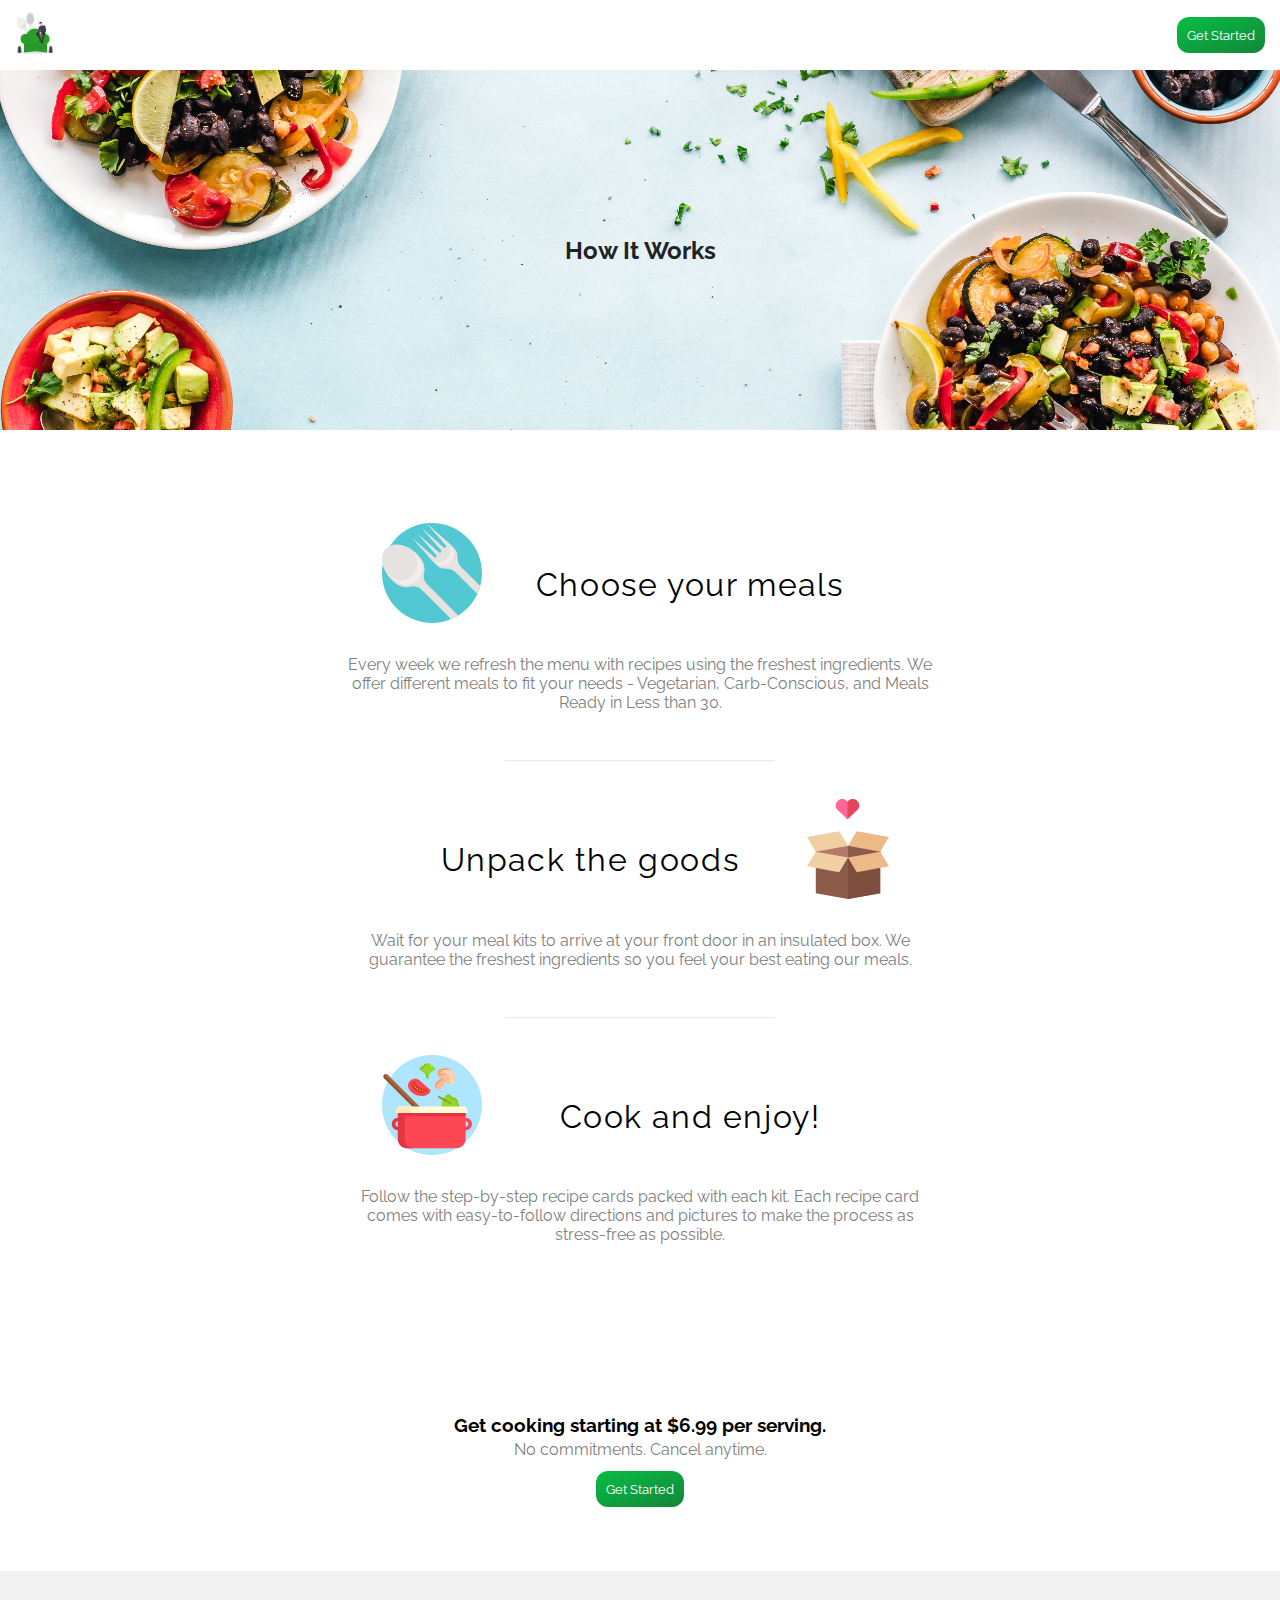
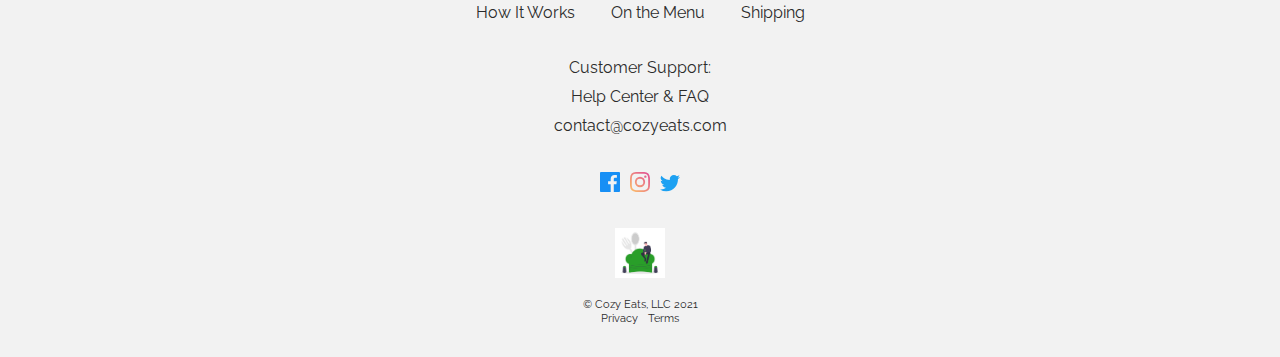
<file: howitworks.html>
<!DOCTYPE html>
<html lang="en">
  <head>
    <meta charset="UTF-8" />
    <meta name="viewport" content="width=device-width, initial-scale=1.0" />

    <!-- Custom Icons -->
    <link
      rel="stylesheet"
      href="https://use.fontawesome.com/releases/v5.15.1/css/all.css"
      integrity="sha384-vp86vTRFVJgpjF9jiIGPEEqYqlDwgyBgEF109VFjmqGmIY/Y4HV4d3Gp2irVfcrp"
      crossorigin="anonymous"
    />

    <!-- Custom Styling -->
    <link rel="stylesheet" href="/css/global.css" />
    <!-- <link rel="stylesheet" href="/css/index.css" /> -->
    <link rel="stylesheet" href="/css/howitworks.css" />

    <!-- Custom Font -->
    <link rel="preconnect" href="https://fonts.gstatic.com" />
    <link
      href="https://fonts.googleapis.com/css2?family=Raleway:wght@300;400;500;600&display=swap"
      rel="stylesheet"
    />

    <!-- Custom Script -->
    <script defer src="./script.js"></script>

    <title>Cozy Eats</title>
  </head>
  <body>
    <header class="header">
      <nav class="nav">
        <div class="nav--left">
          <img class="logo" src="./img/undraw_cooking_lyxy.png" alt="" />
        </div>
        <div class="nav--right">
          <button class="btn btn--start">Get Started</button>
          <i class="fas fa-bars nav--ham"></i>
        </div>
        <div class="nav--menu hidden">
          <div class="nav--links">
            <div class="nav--link">
              <img src="./img/iconmonstr-home-thin-green.png" alt="" /><a
                href="./index.html"
                >Home</a
              >
            </div>
            <hr class="nav--line" />
            <div class="nav--link">
              <img src="./img/iconmonstr-product-4-green.png" alt="" /><a
                href="./howitworks.html"
                class="nav--link"
                >How It Works</a
              >
            </div>
            <hr class="nav--line" />
            <div class="nav--link">
              <img src="./img/iconmonstr-eat-6-thin-green.png" alt="" /><a
                href="./onthemenu.html"
                class="nav--link"
                >On the Menu</a
              >
            </div>
          </div>
          <button class="btn btn--login">Log In</button>
        </div>
        <div class="overlay hidden"></div>
      </nav>
    </header>

    <div class="hero">
      <h2 class="hero-text">How It Works</h2>
    </div>

    <div class="how-it-works">
      <div class="step">
        <div class="step--top">
          <img src="./img/cutlery.svg" alt="" class="step--icon" />
          <h3 class="step--heading">Choose your meals</h3>
        </div>
        <p class="step--description">
          Every week we refresh the menu with recipes using the freshest
          ingredients. We offer different meals to fit your needs - Vegetarian,
          Carb-Conscious, and Meals Ready in Less than 30.
        </p>
      </div>

      <hr class="line" />

      <div class="step">
        <div class="step--top">
          <img src="./img/box.svg" alt="" class="step--icon" />
          <h3 class="step--heading">Unpack the goods</h3>
        </div>
        <p class="step--description">
          Wait for your meal kits to arrive at your front door in an insulated
          box. We guarantee the freshest ingredients so you feel your best
          eating our meals.
        </p>
      </div>

      <hr class="line" />

      <div class="step">
        <div class="step--top">
          <img src="./img/soup.svg" alt="" class="step--icon" />
          <h3 class="step--heading">Cook and enjoy!</h3>
        </div>
        <p class="step--description">
          Follow the step-by-step recipe cards packed with each kit. Each recipe
          card comes with easy-to-follow directions and pictures to make the
          process as stress-free as possible.
        </p>
      </div>
    </div>

    <div class="get-started">
      <h3>Get cooking starting at $6.99 per serving.</h3>
      <p>No commitments. Cancel anytime.</p>
      <button class="btn btn--start">Get Started</button>
    </div>

    <footer class="footer">
      <div class="footer--nav">
        <a href="#">How It Works</a>
        <a href="#">On the Menu</a>
        <a href="#">Shipping</a>
      </div>
      <div class="footer--support">
        <p>Customer Support:</p>
        <p><a href="#">Help Center</a> & <a href="">FAQ</a></p>
        <p><a href="#">contact@cozyeats.com</a></p>
      </div>
      <div class="footer--social">
        <a href="#"><img src="./img/icon-facebook.svg" alt="" /></a>
        <a href="#"> <img src="./img/icon-instagram.svg" alt="" /></a>
        <a href="#"><img src="./img/icon-twitter.svg" alt="" /></a>
      </div>
      <div class="footer--legal">
        <img class="logo" src="./img/undraw_cooking_lyxy.png" alt="" />
        <p>© Cozy Eats, LLC 2021</p>
        <a href="#">Privacy</a>
        <a href="#">Terms</a>
      </div>
    </footer>
  </body>
</html>
</file>
<file: css/global.css>
* {
  margin: 0;
  padding: 0;
  box-sizing: border-box;
}

:root {
  --text-primary-color: #fff;
  --text-secondary-color: #808080;
  --btn-primary-color: #009933;
}

body {
  font-family: "Raleway", sans-serif;
}

button {
  font-family: "Raleway", sans-serif;
}

.btn {
  padding: 10px;
  border-radius: 12px;
}

.btn:hover {
  cursor: pointer;
}

.btn--start {
  /* background: var(--btn-primary-color); */
  background: linear-gradient(to bottom right, #08be45, #138639);
  color: var(--text-primary-color);
  border: none;
}

.btn--start:hover {
  background: #138639;
}

.btn--login {
  width: 100%;
  margin: 0 auto;
  background-color: var(--text-primary-color);
  border: 1px solid var(--btn-primary-color);
}

.btn--login:hover {
  background: var(--btn-primary-color);
  color: var(--text-primary-color);
}

/* Header */

.header {
  height: 70px;

  display: flex;
  align-items: center;

  /* z-index: 10; */
}

/* Nav */

.nav {
  display: flex;
  align-items: center;

  width: 100%;
  height: 70px;
  padding: 10px;
  background-color: var(--text-primary-color);

  z-index: 20;
}

/* Nav Left */

.logo {
  width: 50px;
  height: 50px;
}

/* Nav Right */
.nav--right {
  margin-left: auto;
}

.fa-bars {
  margin-left: 5px;
}

/* Nav Open/clicked */
.nav--menu {
  position: absolute;
  top: 60px; /* height of header */
  left: 0;
  background: var(--text-primary-color);
  width: 100%;
  height: 45vh;
  padding: 2rem 1rem;

  display: flex;
  flex-direction: column;

  z-index: 10;
}

.nav--link {
  margin: 0.5rem 0;

  display: flex;
  align-items: center;
}

.nav--link img {
  margin-right: 0.4rem;
}

.nav--link a {
  text-decoration: none;
  color: #2b2b2b;
}

.nav--link a:hover {
  color: var(--btn-primary-color);
}

.nav--menu .btn--login {
  margin-top: auto;
}

.nav--line {
  opacity: 0.2;
}

.hidden {
  display: none;
}

.overlay {
  position: fixed;
  top: 60px;
  left: 0;
  width: 100%;
  height: 100%;
  background-color: rgba(0, 0, 0, 0.3);
  /* backdrop-filter: blur(px); */
  z-index: 5;
}

.nav.sticky {
  height: 50px;

  position: fixed;
  top: 0;
  left: 0;
  opacity: 1;

  animation: opacity 0.2s forwards;
}

.nav.sticky .nav--menu {
  top: 45px;
}

@keyframes opacity {
  from {
    opacity: 0;
  }
}

/* Get Started */

.get-started {
  display: flex;
  flex-direction: column;
  align-items: center;

  margin: 5%;
  line-height: 1.4;
}

.get-started h3 {
  text-align: center;
}

.get-started p {
  color: #808080;
  margin-bottom: 10px;
}

/* Footer */

.footer {
  background-color: #f2f2f2;
  color: #2b2b2b;
  text-align: center;
  padding: 2rem 0;
}

.footer a {
  text-decoration: none;
  color: #2b2b2b;
}

.footer--nav {
}

.footer--nav a {
  color: #2b2b2b;
  text-decoration: none;
  margin: 0 1rem;
}

.footer--support {
  margin: 2rem 0;
  line-height: 1.8;
}

.footer--support a {
  text-decoration: none;
  color: #2b2b2b;
}

.footer--social {
  margin: 2rem 0;
}

.footer--social a {
  margin: 0 0.2rem;
}

.footer--legal {
  font-size: 0.7rem;
}

.footer--legal img {
  margin-bottom: 1rem;
}

.footer--legal a {
  margin: 0 0.2rem;
}
</file>
<file: css/index.css>
/* Hero */

.hero {
  background-image: url("../img/pexels-ella-olsson-1640770.jpg");
  background-position: center;
  background-size: cover;
  height: 60vh;

  display: flex;
  flex-direction: column;
  align-items: center;
  justify-content: center;
}

.hero-text {
  color: var(--text-primary-color);
  text-shadow: 2px 2px 7px rgb(73, 66, 66);
  width: 70%;
  text-align: center;
}

.hero .btn--start {
  margin-top: 1rem;
}

/* How It Works */

.how-it-works {
  padding: 5% 3%;
  margin: 0 auto;
  max-width: 900px;
}

.step {
  display: flex;
  flex-direction: column;
  align-items: center;
  margin: 30px;
}

.step-icon {
  width: 100px;
  height: 100px;
}

.step--text {
  text-align: center;
}

.step-heading {
  font-weight: 600;
}

.step-description {
  color: var(--text-secondary-color);
  text-align: center;
}

/* Gallery */
.gallery {
  text-align: center;
  background-color: #f2f2f2;
  padding: 1rem 0;
}

.gallery p {
  display: inline-block;
  background-color: rgba(0, 153, 51, 0.3);
  padding: 0.2rem;
}

.gallery--images {
  display: flex;
  flex-wrap: wrap;
  justify-content: center;
}

.gallery--images img {
  width: 200px;
  height: 200px;
  object-fit: cover;
  margin: 1rem;
}

@media screen and (min-width: 700px) {
  .step {
    flex-direction: row;
    margin: 40px;
  }

  .step-icon {
    width: 150px;
    height: 150px;

    flex-basis: 0;
    flex-grow: 1;
  }

  .step--text {
    font-size: 110%;

    flex-basis: 0;
    flex-grow: 1;
  }

  .step:nth-child(2) .step-icon {
    order: 2;
  }
}
</file>
<file: css/howitworks.css>
/* Hero */

/****** need to refactor hero styles, keep code DRY *****/
.hero {
  background-image: url("../img/pexels-ella-olsson-1640774.jpg");
  background-position: center;
  background-size: cover;
  height: 40vh;

  display: flex;
  flex-direction: column;
  align-items: center;
  justify-content: center;
}

.hero-text {
  color: #222;
  /* text-shadow: 2px 2px 7px rgb(255, 255, 255); */
  width: 70%;
  text-align: center;
}

.hero .btn--start {
  margin-top: 1rem;
}

/* How It Works */

.how-it-works {
  padding: 5% 3%;
  max-width: 750px;
  margin: 0 auto;
}

.step {
  display: flex;
  flex-direction: column;
  /* align-items: center; */
  margin: 40px;
  position: relative;
}

.step--top {
  display: flex;
  align-items: center;
  justify-content: center;
}

.step--icon {
  width: 50px;
  height: 50px;

  /* margin-right: 1rem; */

  position: relative;
  top: -0.7rem;
}

.step--heading {
  font-weight: 600;
  display: inline-block;
  text-align: center;
  width: 70%;
}

.step--description {
  color: var(--text-secondary-color);
  text-align: center;
  font-size: 0.9rem;
}

.line {
  display: none;
  width: 40%;
  margin: 3rem auto;
  opacity: 0.2;
}

@media screen and (min-width: 700px) {
  .step--top {
    margin-bottom: 1.3rem;
  }

  .step--icon {
    width: 100px;
    height: 100px;
  }

  .step--heading {
    font-size: 2rem;
    font-weight: 400;
    letter-spacing: 0.1rem;
  }

  .step--description {
    font-size: 1rem;
  }

  .step:nth-child(3) .step--top .step--icon {
    order: 2;
  }

  .line {
    display: block;
  }
}
</file>
